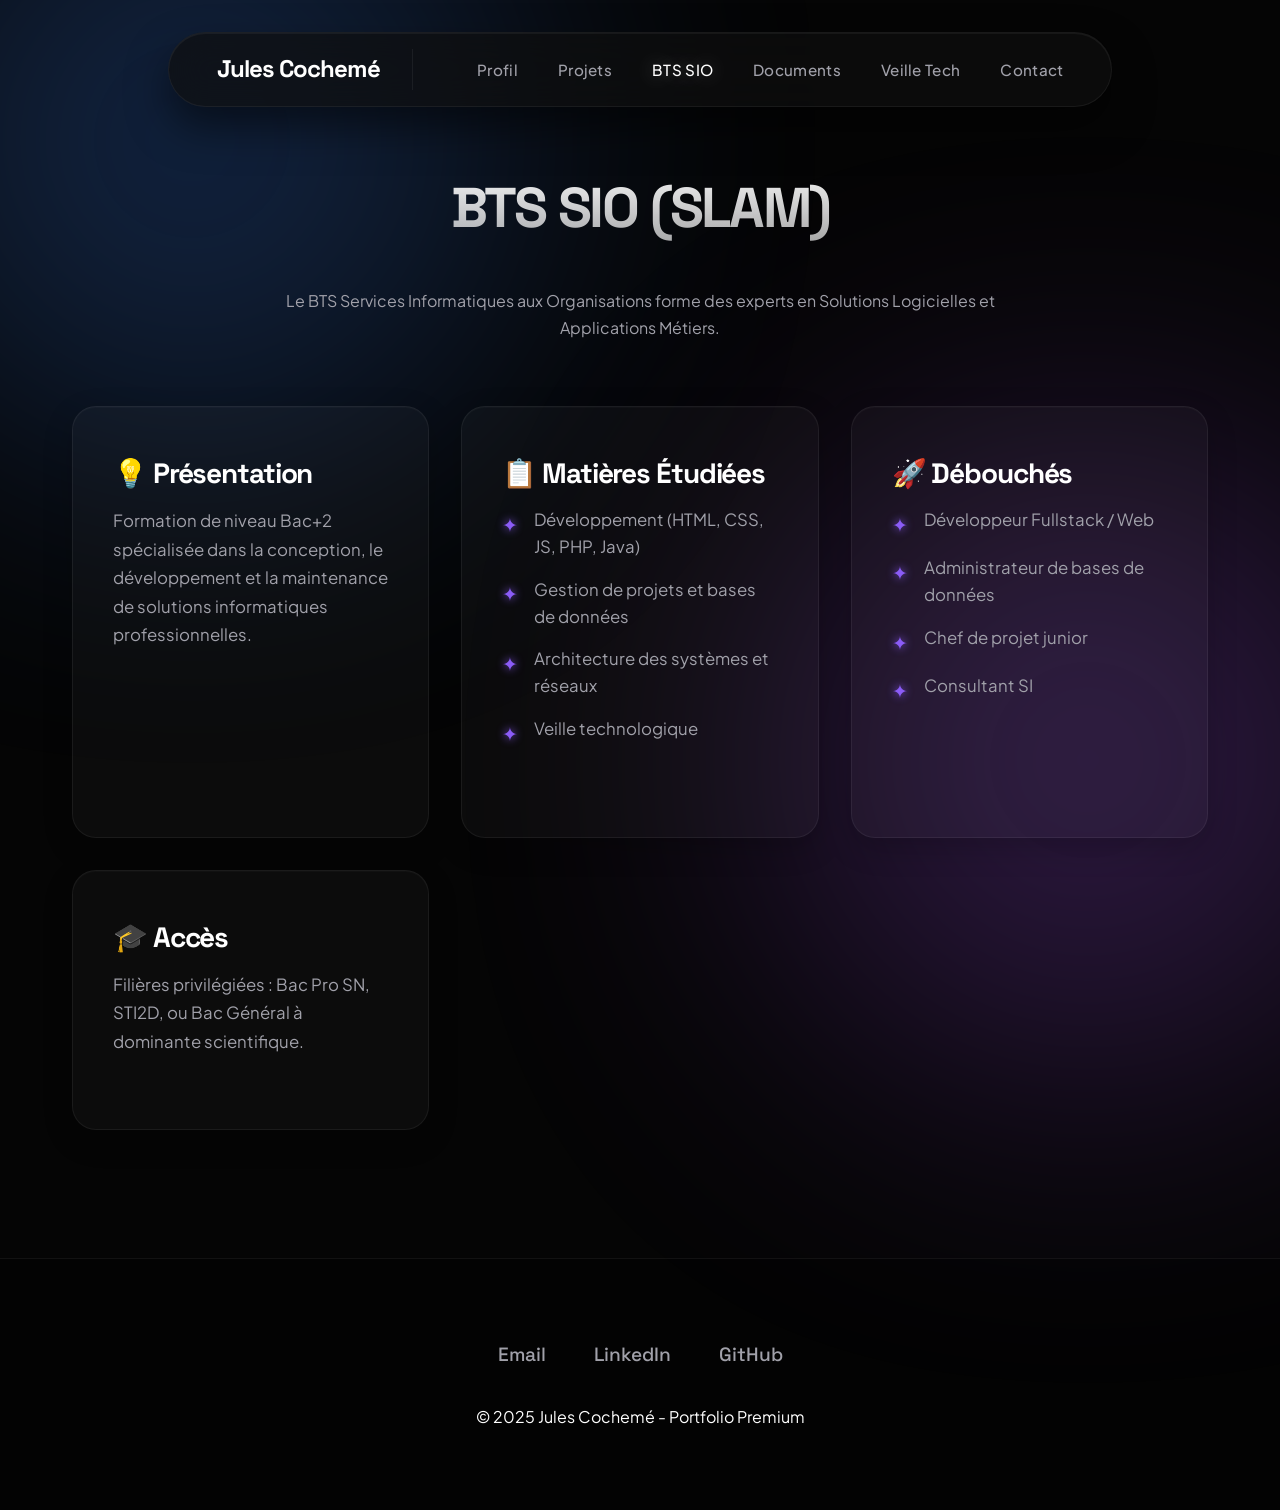
<file: bts-sio.html>
<!DOCTYPE html>
<html lang="fr">

<head>
    <meta charset="UTF-8">
    <meta name="viewport" content="width=device-width, initial-scale=1.0">
    <title>BTS SIO - Jules Cochemé</title>
    <link rel="stylesheet" href="styles.css">
</head>

<body>
    <nav>
        <div class="nav-container">
            <a href="index.html" class="logo">Jules Cochemé</a>
            <ul>
                <li><a href="index.html">Profil</a></li>
                <li><a href="projets.html">Projets</a></li>
                <li><a href="bts-sio.html" class="active">BTS SIO</a></li>
                <li><a href="documents.html">Documents</a></li>
                <li><a href="veille-technologique.html">Veille Tech</a></li>
                <li><a href="contact.html">Contact</a></li>
            </ul>
        </div>
    </nav>

    <main class="container">
        <section class="section">
            <h1 class="section-title">BTS SIO (SLAM)</h1>
            <p style="text-align: center; max-width: 800px; margin: -2rem auto 4rem; color: var(--text-muted);">
                Le BTS Services Informatiques aux Organisations forme des experts en
                Solutions Logicielles et Applications Métiers.
            </p>

            <div class="content-grid">
                <div class="content-box">
                    <h3>💡 Présentation</h3>
                    <p>Formation de niveau Bac+2 spécialisée dans la conception, le développement et la maintenance de
                        solutions informatiques professionnelles.</p>
                </div>
                <div class="content-box">
                    <h3>📋 Matières Étudiées</h3>
                    <ul>
                        <li>Développement (HTML, CSS, JS, PHP, Java)</li>
                        <li>Gestion de projets et bases de données</li>
                        <li>Architecture des systèmes et réseaux</li>
                        <li>Veille technologique</li>
                    </ul>
                </div>
                <div class="content-box">
                    <h3>🚀 Débouchés</h3>
                    <ul>
                        <li>Développeur Fullstack / Web</li>
                        <li>Administrateur de bases de données</li>
                        <li>Chef de projet junior</li>
                        <li>Consultant SI</li>
                    </ul>
                </div>
                <div class="content-box">
                    <h3>🎓 Accès</h3>
                    <p>Filières privilégiées : Bac Pro SN, STI2D, ou Bac Général à dominante scientifique.</p>
                </div>
            </div>
        </section>
    </main>

    <footer>
        <div class="social-links">
            <a href="mailto:jules.cocheme@gmail.com">Email</a>
            <a href="#">LinkedIn</a>
            <a href="#">GitHub</a>
        </div>
        <p>&copy; 2025 Jules Cochemé - Portfolio Premium</p>
    </footer>
</body>

</html>
</file>
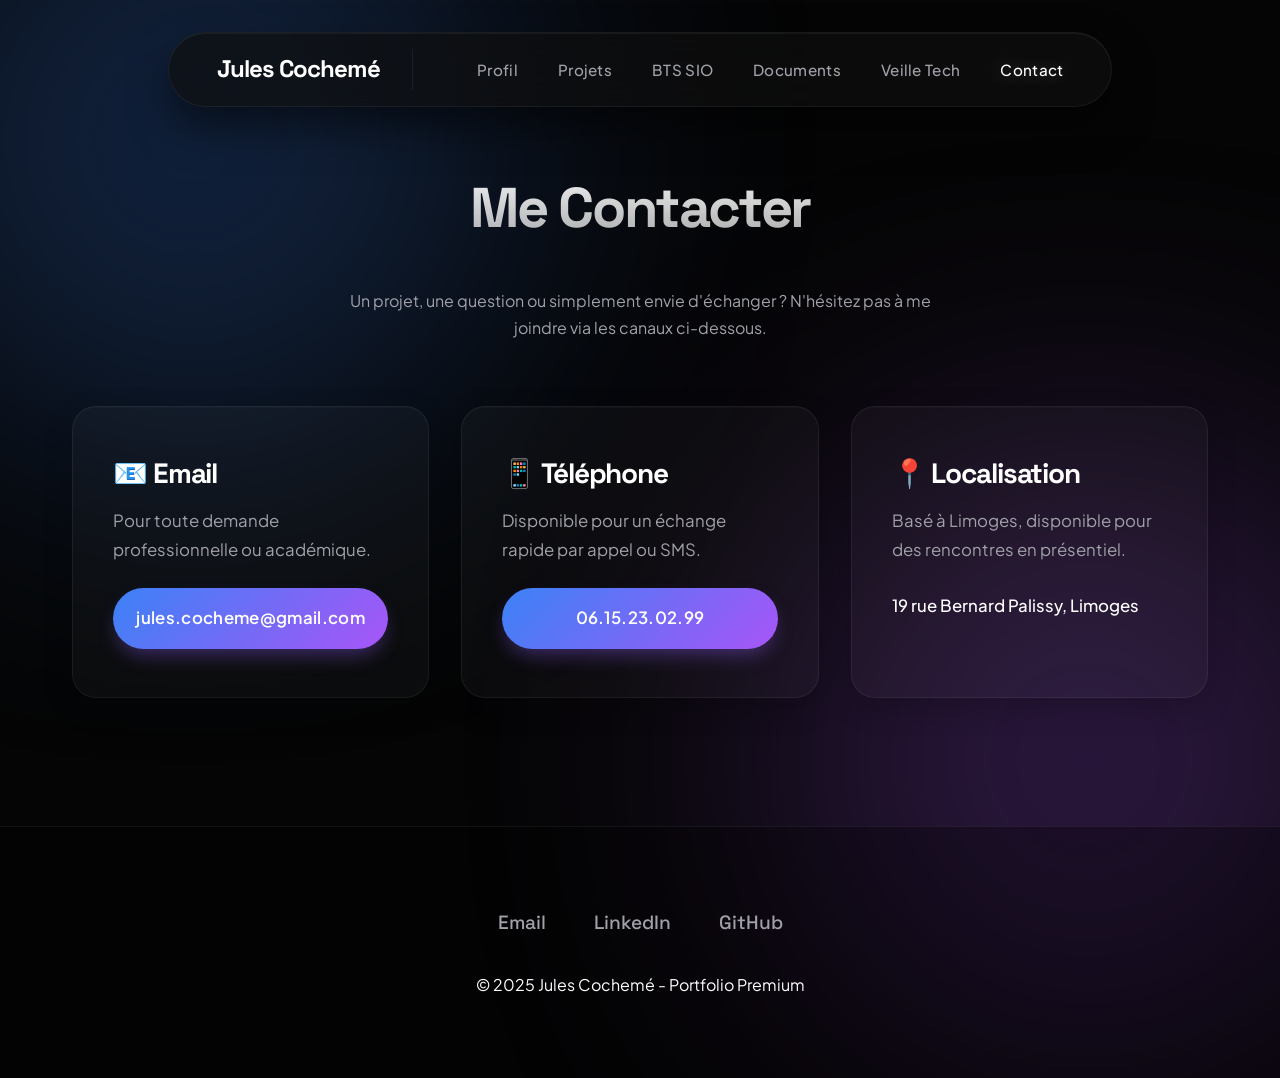
<file: contact.html>
<!DOCTYPE html>
<html lang="fr">

<head>
    <meta charset="UTF-8">
    <meta name="viewport" content="width=device-width, initial-scale=1.0">
    <title>Contact - Jules Cochemé</title>
    <link rel="stylesheet" href="styles.css">
</head>

<body>
    <nav>
        <div class="nav-container">
            <a href="index.html" class="logo">Jules Cochemé</a>
            <ul>
                <li><a href="index.html">Profil</a></li>
                <li><a href="projets.html">Projets</a></li>
                <li><a href="bts-sio.html">BTS SIO</a></li>
                <li><a href="documents.html">Documents</a></li>
                <li><a href="veille-technologique.html">Veille Tech</a></li>
                <li><a href="contact.html" class="active">Contact</a></li>
            </ul>
        </div>
    </nav>

    <main class="container">
        <section class="section">
            <h1 class="section-title">Me Contacter</h1>
            <p style="text-align: center; max-width: 600px; margin: -2rem auto 4rem; color: var(--text-muted);">
                Un projet, une question ou simplement envie d'échanger ?
                N'hésitez pas à me joindre via les canaux ci-dessous.
            </p>

            <div class="content-grid">
                <div class="content-box">
                    <h3>📧 Email</h3>
                    <p>Pour toute demande professionnelle ou académique.</p>
                    <a href="mailto:jules.cocheme@gmail.com" class="btn-primary">jules.cocheme@gmail.com</a>
                </div>
                <div class="content-box">
                    <h3>📱 Téléphone</h3>
                    <p>Disponible pour un échange rapide par appel ou SMS.</p>
                    <a href="tel:+33615230299" class="btn-primary">06.15.23.02.99</a>
                </div>
                <div class="content-box">
                    <h3>📍 Localisation</h3>
                    <p>Basé à Limoges, disponible pour des rencontres en présentiel.</p>
                    <p style="color: var(--text-main); font-weight: 500;">19 rue Bernard Palissy, Limoges</p>
                </div>
            </div>
        </section>
    </main>

    <footer>
        <div class="social-links">
            <a href="mailto:jules.cocheme@gmail.com">Email</a>
            <a href="#">LinkedIn</a>
            <a href="#">GitHub</a>
        </div>
        <p>&copy; 2025 Jules Cochemé - Portfolio Premium</p>
    </footer>
</body>

</html>
</file>
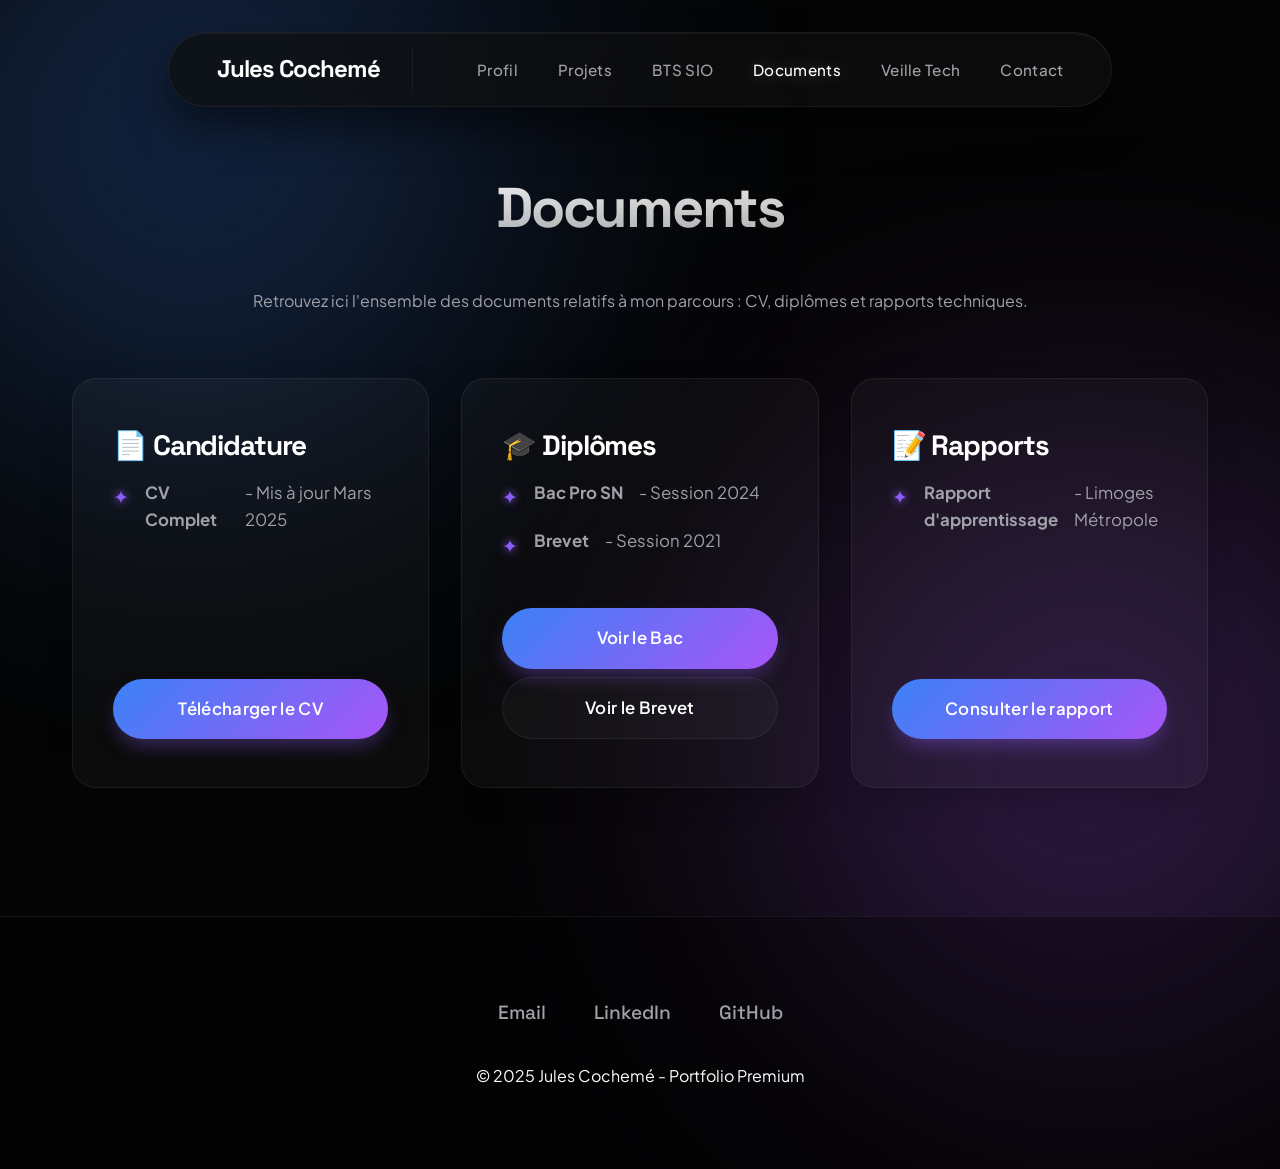
<file: documents.html>
<!DOCTYPE html>
<html lang="fr">

<head>
    <meta charset="UTF-8">
    <meta name="viewport" content="width=device-width, initial-scale=1.0">
    <title>Documents - Jules Cochemé</title>
    <link rel="stylesheet" href="styles.css">
</head>

<body>
    <nav>
        <div class="nav-container">
            <a href="index.html" class="logo">Jules Cochemé</a>
            <ul>
                <li><a href="index.html">Profil</a></li>
                <li><a href="projets.html">Projets</a></li>
                <li><a href="bts-sio.html">BTS SIO</a></li>
                <li><a href="documents.html" class="active">Documents</a></li>
                <li><a href="veille-technologique.html">Veille Tech</a></li>
                <li><a href="contact.html">Contact</a></li>
            </ul>
        </div>
    </nav>

    <main class="container">
        <section class="section">
            <h1 class="section-title">Documents</h1>
            <p style="text-align: center; max-width: 800px; margin: -2rem auto 4rem; color: var(--text-muted);">
                Retrouvez ici l'ensemble des documents relatifs à mon parcours : CV, diplômes et rapports techniques.
            </p>

            <div class="content-grid">
                <div class="content-box">
                    <h3>📄 Candidature</h3>
                    <ul style="margin-bottom: 2rem;">
                        <li><strong>CV Complet</strong> - Mis à jour Mars 2025</li>
                    </ul>
                    <a href="fichiers/CV.pdf" class="btn-primary">Télécharger le CV</a>
                </div>

                <div class="content-box">
                    <h3>🎓 Diplômes</h3>
                    <ul style="margin-bottom: 2rem;">
                        <li><strong>Bac Pro SN</strong> - Session 2024</li>
                        <li><strong>Brevet</strong> - Session 2021</li>
                    </ul>
                    <a href="Images/BACJules.png" class="btn-primary" style="margin-bottom: 0.5rem;">Voir le Bac</a>
                    <a href="Images/DNB Jules.png" class="btn-secondary">Voir le Brevet</a>
                </div>

                <div class="content-box">
                    <h3>📝 Rapports</h3>
                    <ul style="margin-bottom: 2rem;">
                        <li><strong>Rapport d'apprentissage</strong> - Limoges Métropole</li>
                    </ul>
                    <a href="fichiers/Apprentissage.pdf" class="btn-primary">Consulter le rapport</a>
                </div>
            </div>
        </section>
    </main>

    <footer>
        <div class="social-links">
            <a href="mailto:jules.cocheme@gmail.com">Email</a>
            <a href="#">LinkedIn</a>
            <a href="#">GitHub</a>
        </div>
        <p>&copy; 2025 Jules Cochemé - Portfolio Premium</p>
    </footer>
</body>

</html>
</file>
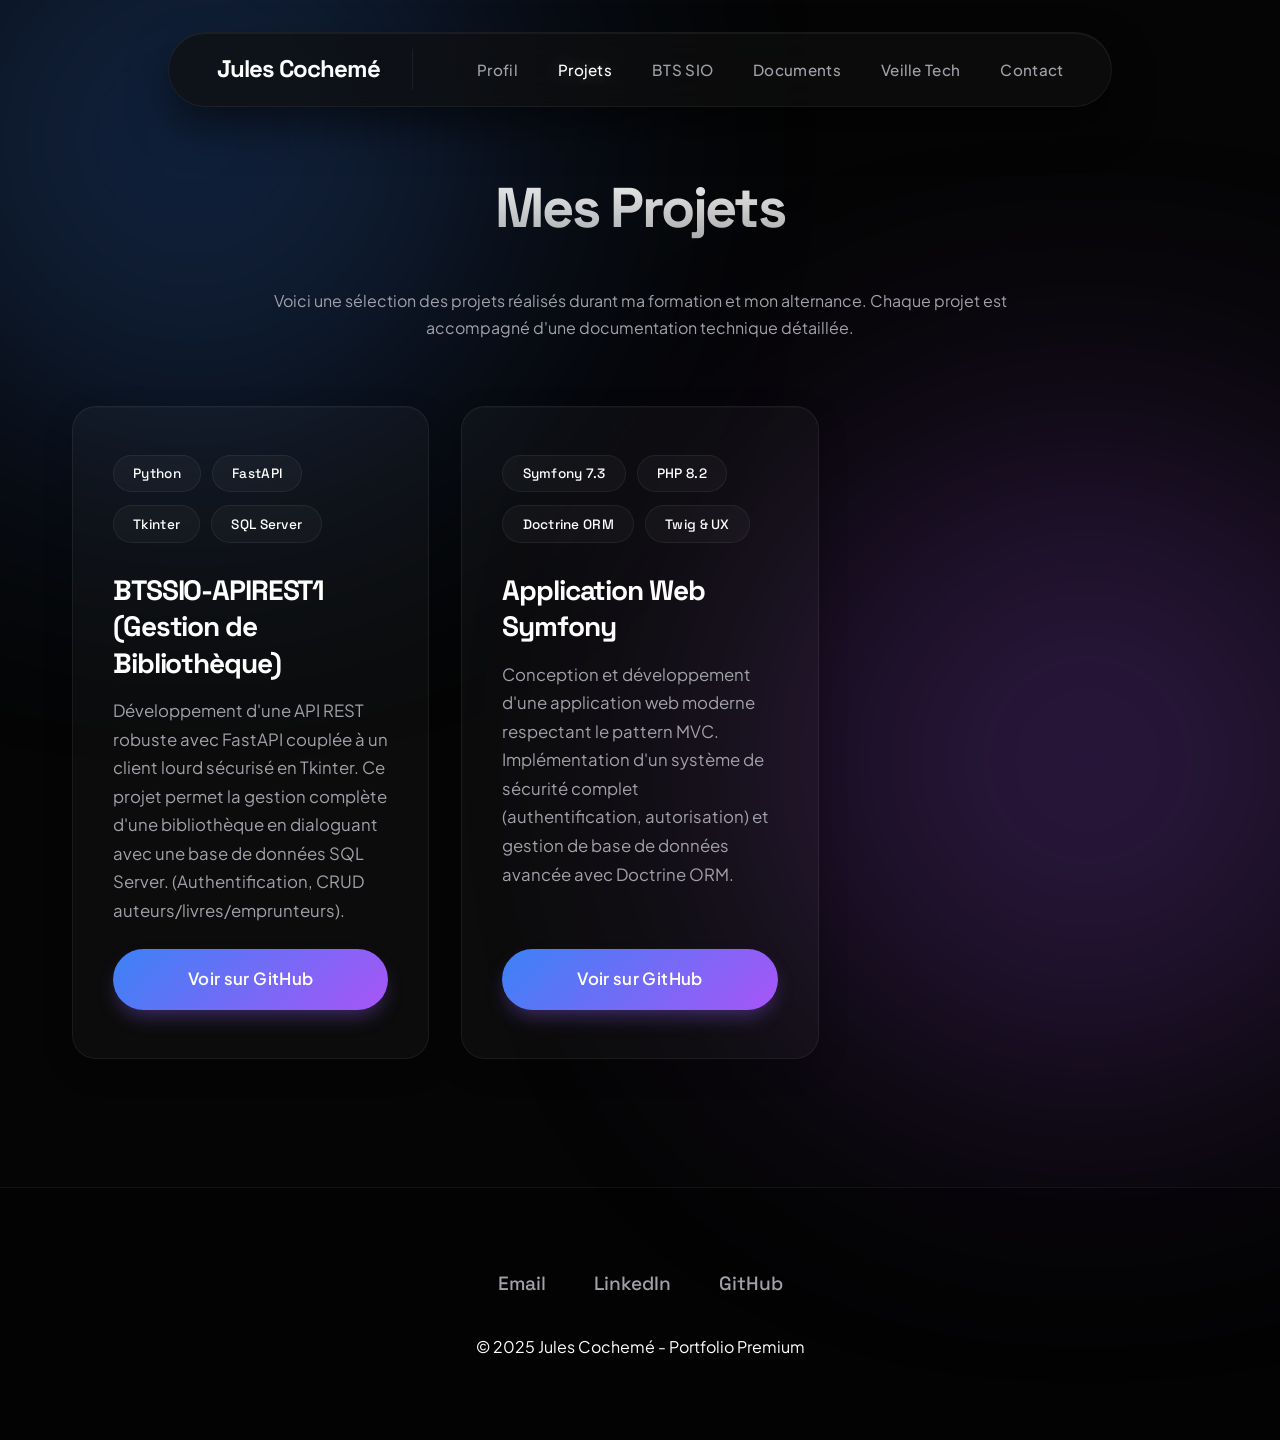
<file: projets.html>
<!DOCTYPE html>
<html lang="fr">

<head>
    <meta charset="UTF-8">
    <meta name="viewport" content="width=device-width, initial-scale=1.0">
    <title>Projets - Jules Cochemé</title>
    <link rel="stylesheet" href="styles.css">
</head>

<body>
    <nav>
        <div class="nav-container">
            <a href="index.html" class="logo">Jules Cochemé</a>
            <ul>
                <li><a href="index.html">Profil</a></li>
                <li><a href="projets.html" class="active">Projets</a></li>
                <li><a href="bts-sio.html">BTS SIO</a></li>
                <li><a href="documents.html">Documents</a></li>
                <li><a href="veille-technologique.html">Veille Tech</a></li>
                <li><a href="contact.html">Contact</a></li>
            </ul>
        </div>
    </nav>

    <main class="container">
        <section class="section">
            <h1 class="section-title">Mes Projets</h1>
            <p style="text-align: center; max-width: 800px; margin: -2rem auto 4rem; color: var(--text-muted);">
                Voici une sélection des projets réalisés durant ma formation et mon alternance.
                Chaque projet est accompagné d'une documentation technique détaillée.
            </p>

            <div class="content-grid">
                <!-- BTSSIO-APIREST1 -->
                <div class="content-box project-card">
                    <div style="margin-bottom: 1rem;">
                        <span class="tech-tag">Python</span>
                        <span class="tech-tag">FastAPI</span>
                        <span class="tech-tag">Tkinter</span>
                        <span class="tech-tag">SQL Server</span>
                    </div>
                    <h3>BTSSIO-APIREST1 (Gestion de Bibliothèque)</h3>
                    <p>
                        Développement d'une API REST robuste avec FastAPI couplée à un client lourd sécurisé en Tkinter.
                        Ce projet permet la gestion complète d'une bibliothèque en dialoguant avec une base de données
                        SQL Server.
                        (Authentification, CRUD auteurs/livres/emprunteurs).
                    </p>
                    <a href="https://github.com/JulesCocheme87/BTSSIO-APIREST1" target="_blank" class="btn-primary">Voir
                        sur GitHub</a>
                </div>

                <!-- Symfony -->
                <div class="content-box project-card">
                    <div style="margin-bottom: 1rem;">
                        <span class="tech-tag">Symfony 7.3</span>
                        <span class="tech-tag">PHP 8.2</span>
                        <span class="tech-tag">Doctrine ORM</span>
                        <span class="tech-tag">Twig & UX</span>
                    </div>
                    <h3>Application Web Symfony</h3>
                    <p>
                        Conception et développement d'une application web moderne respectant le pattern MVC.
                        Implémentation d'un système de sécurité complet (authentification, autorisation) et gestion de
                        base de données avancée avec Doctrine ORM.
                    </p>
                    <a href="https://github.com/JulesCocheme87/symfony" target="_blank" class="btn-primary">Voir sur
                        GitHub</a>
                </div>
            </div>
        </section>
    </main>

    <footer>
        <div class="social-links">
            <a href="mailto:jules.cocheme@gmail.com">Email</a>
            <a href="#">LinkedIn</a>
            <a href="#">GitHub</a>
        </div>
        <p>&copy; 2025 Jules Cochemé - Portfolio Premium</p>
    </footer>

    <script src="main.js"></script>
</body>

</html>
</file>
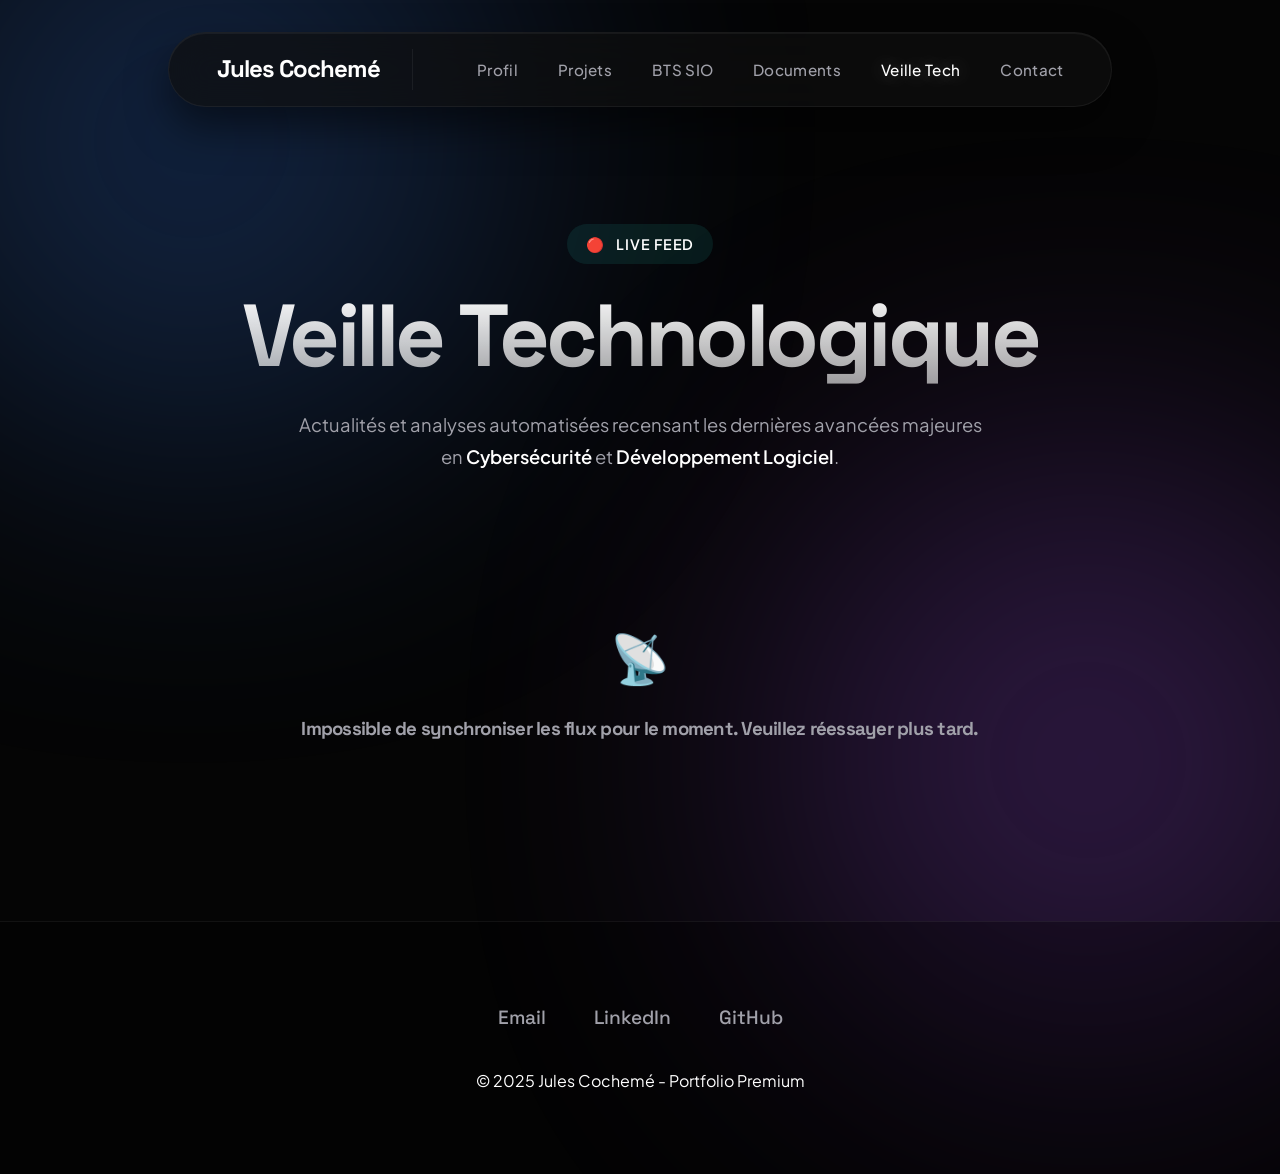
<file: veille-technologique.html>
<!DOCTYPE html>
<html lang="fr">

<head>
    <meta charset="UTF-8">
    <meta name="viewport" content="width=device-width, initial-scale=1.0">
    <title>Veille Technologique - Jules Cochemé</title>
    <link rel="stylesheet" href="styles.css">
</head>

<body>
    <div class="scroll-progress"></div>
    <nav>
        <div class="nav-container">
            <a href="index.html" class="logo">Jules Cochemé</a>
            <ul>
                <li><a href="index.html">Profil</a></li>
                <li><a href="projets.html">Projets</a></li>
                <li><a href="bts-sio.html">BTS SIO</a></li>
                <li><a href="documents.html">Documents</a></li>
                <li><a href="veille-technologique.html" class="active">Veille Tech</a></li>
                <li><a href="contact.html">Contact</a></li>
            </ul>
        </div>
    </nav>

    <main class="container">
        <section class="hero section"
            style="padding-top: 4rem; padding-bottom: 2rem; border-bottom: 1px solid var(--glass-border); margin-bottom: 4rem;">
            <div
                style="display:inline-block; padding: 0.5rem 1.2rem; background: rgba(45, 212, 191, 0.1); border: 1px solid var(--accent); border-radius: 50px; color: var(--accent); font-weight: 600; font-size: 0.9rem; margin-bottom: 1.5rem; letter-spacing: 0.05em; text-transform: uppercase;">
                <span style="margin-right: 0.5rem; animation: pulse 2s infinite;">🔴</span> Live Feed
            </div>
            <h1 class="section-title" style="margin-bottom: 1.5rem;">Veille Technologique</h1>
            <p
                style="text-align: center; max-width: 700px; margin: 0 auto; color: var(--text-muted); font-size: 1.15rem; line-height: 1.7;">
                Actualités et analyses automatisées recensant les dernières avancées majeures en
                <strong style="color:var(--text-main); font-weight: 600;">Cybersécurité</strong> et
                <strong style="color:var(--text-main); font-weight: 600;">Développement Logiciel</strong>.
            </p>
        </section>

        <section class="section" style="margin-top: 0;">
            <div id="veille-loader" style="text-align: center; padding: 5rem 0;">
                <h3 style="color: var(--accent-color); font-weight: 500; letter-spacing: 0.05em; margin-bottom: 2rem;">
                    Synchronisation des flux RSS en cours...</h3>
                <div class="spinner"
                    style="margin: 0 auto; width: 50px; height: 50px; border: 3px solid rgba(139, 92, 246, 0.2); border-top: 3px solid var(--accent-color); border-radius: 50%; animation: spin 1s cubic-bezier(0.5, 0.1, 0.4, 0.9) infinite;">
                </div>
                <style>
                    @keyframes spin {
                        0% {
                            transform: rotate(0deg);
                        }

                        100% {
                            transform: rotate(360deg);
                        }
                    }
                </style>
            </div>

            <div id="veille-container" class="news-grid" style="display: none;">
                <!-- Les articles seront injectés ici par veille.js -->
            </div>
        </section>
    </main>

    <footer>
        <div class="social-links">
            <a href="mailto:jules.cocheme@gmail.com">Email</a>
            <a href="#">LinkedIn</a>
            <a href="#">GitHub</a>
        </div>
        <p>&copy; 2025 Jules Cochemé - Portfolio Premium</p>
    </footer>

    <script src="main.js"></script>
    <script src="veille.js"></script>
</body>

</html>
</file>
<file: styles.css>
@import url('https://fonts.googleapis.com/css2?family=Plus+Jakarta+Sans:wght@400;500;600;700&family=Space+Grotesk:wght@500;700&display=swap');

:root {
    --bg-dark: #050505;
    --text-main: #ffffff;
    --text-muted: #a1a1aa;
    --card-bg: rgba(255, 255, 255, 0.03);
    --card-border: rgba(255, 255, 255, 0.06);
    --glass-blur: blur(20px);
    --accent-gradient: linear-gradient(135deg, #3b82f6 0%, #a855f7 100%);
    --accent-color: #8b5cf6;
    --transition: all 0.5s cubic-bezier(0.16, 1, 0.3, 1);
}

* {
    margin: 0;
    padding: 0;
    box-sizing: border-box;
}

body {
    font-family: 'Plus Jakarta Sans', sans-serif;
    background-color: var(--bg-dark);
    color: var(--text-main);
    line-height: 1.7;
    overflow-x: hidden;
    min-height: 100vh;
    position: relative;
    -webkit-font-smoothing: antialiased;
}

/* Custom Scrollbar */
::-webkit-scrollbar {
    width: 8px;
}

::-webkit-scrollbar-track {
    background: var(--bg-dark);
}

::-webkit-scrollbar-thumb {
    background: rgba(255, 255, 255, 0.1);
    border-radius: 4px;
}

::-webkit-scrollbar-thumb:hover {
    background: rgba(255, 255, 255, 0.2);
}

/* Ambient Deep Background Glows */
body::before,
body::after {
    content: '';
    position: fixed;
    width: 50vw;
    height: 50vw;
    border-radius: 50%;
    filter: blur(140px);
    z-index: -1;
    opacity: 0.25;
    pointer-events: none;
}

body::before {
    top: -20%;
    left: -10%;
    background: #3b82f6;
}

body::after {
    bottom: -20%;
    right: -10%;
    background: #a855f7;
}

h1,
h2,
h3,
h4,
.logo {
    font-family: 'Space Grotesk', sans-serif;
    letter-spacing: -0.04em;
}

/* Floating Navigation Island */
nav {
    position: fixed;
    top: 2rem;
    left: 0;
    width: 100%;
    z-index: 100;
    pointer-events: none;
    display: flex;
    justify-content: center;
}

.nav-container {
    pointer-events: auto;
    background: rgba(15, 15, 15, 0.7);
    backdrop-filter: var(--glass-blur);
    border: 1px solid var(--card-border);
    border-radius: 100px;
    padding: 1rem 3rem;
    display: flex;
    align-items: center;
    gap: 4rem;
    box-shadow: 0 20px 40px rgba(0, 0, 0, 0.5), inset 0 1px 0 rgba(255, 255, 255, 0.05);
}

.logo {
    font-size: 1.5rem;
    font-weight: 700;
    color: var(--text-main);
    text-decoration: none;
    padding-right: 2rem;
    border-right: 1px solid var(--card-border);
}

nav ul {
    display: flex;
    gap: 2.5rem;
    list-style: none;
    margin: 0;
    padding: 0;
}

nav a {
    color: var(--text-muted);
    text-decoration: none;
    font-weight: 500;
    font-size: 0.95rem;
    transition: var(--transition);
    letter-spacing: 0.02em;
}

nav a:hover,
nav a.active {
    color: var(--text-main);
    text-shadow: 0 0 20px rgba(255, 255, 255, 0.4);
}

/* Containers & Sections */
.container {
    max-width: 1200px;
    margin: 160px auto 80px;
    padding: 0 2rem;
}

.section {
    margin-bottom: 8rem;
    opacity: 0;
    transform: translateY(40px);
    animation: fadeInUp 1s cubic-bezier(0.16, 1, 0.3, 1) forwards;
}

@keyframes fadeInUp {
    to {
        opacity: 1;
        transform: translateY(0);
    }
}

.section-title {
    font-size: 3.5rem;
    font-weight: 700;
    margin-bottom: 4rem;
    text-align: center;
    background: linear-gradient(180deg, #FFFFFF 0%, rgba(255, 255, 255, 0.6) 100%);
    -webkit-background-clip: text;
    -webkit-text-fill-color: transparent;
}

/* Hero Section */
.hero {
    display: flex;
    flex-direction: column;
    align-items: center;
    text-align: center;
    padding: 6rem 0 4rem;
    position: relative;
}

.profile-img-container {
    margin-bottom: 3rem;
    position: relative;
}

.profile-img-container::after {
    content: '';
    position: absolute;
    inset: -10px;
    border-radius: 50%;
    background: var(--accent-gradient);
    z-index: -1;
    filter: blur(25px);
    opacity: 0.6;
}

.profile-img {
    width: 220px;
    height: 220px;
    border-radius: 50%;
    object-fit: cover;
    border: 3px solid rgba(255, 255, 255, 0.15);
    box-shadow: 0 0 40px rgba(0, 0, 0, 0.5);
}

.hero h1 {
    font-size: 5.5rem;
    margin-bottom: 1rem;
    line-height: 1.1;
}

.typewriter {
    font-size: 1.6rem;
    color: var(--text-muted);
    font-weight: 500;
    margin-bottom: 2rem;
    min-height: 1.6em;
    letter-spacing: 0.02em;
}

.hero-description {
    max-width: 650px;
    margin: 0 auto 3.5rem;
    font-size: 1.25rem;
    color: var(--text-muted);
    line-height: 1.8;
    font-weight: 400;
}

/* Premium Cards */
.content-grid {
    display: grid;
    grid-template-columns: repeat(auto-fill, minmax(340px, 1fr));
    gap: 2rem;
    align-items: stretch;
}

.content-box {
    background: var(--card-bg);
    padding: 3rem 2.5rem;
    border-radius: 24px;
    border: 1px solid var(--card-border);
    backdrop-filter: var(--glass-blur);
    -webkit-backdrop-filter: var(--glass-blur);
    transition: var(--transition);
    display: flex;
    flex-direction: column;
    box-shadow: 0 10px 30px rgba(0, 0, 0, 0.2), inset 0 1px 0 rgba(255, 255, 255, 0.02);
}

.content-box:hover {
    transform: translateY(-8px);
    border-color: rgba(255, 255, 255, 0.15);
    background: rgba(255, 255, 255, 0.05);
    box-shadow: 0 30px 60px rgba(0, 0, 0, 0.5), inset 0 1px 0 rgba(255, 255, 255, 0.1);
}

.content-box h2,
.content-box h3 {
    font-size: 1.75rem;
    font-weight: 700;
    margin-bottom: 1rem;
    color: var(--text-main);
    line-height: 1.3;
}

.content-box p {
    font-size: 1.05rem;
    color: var(--text-muted);
    margin-bottom: 1.5rem;
    flex-grow: 1;
    line-height: 1.7;
}

.content-box ul {
    list-style: none;
    margin-bottom: 1.5rem;
    flex-grow: 1;
    padding: 0;
}

.content-box li {
    margin-bottom: 1rem;
    color: var(--text-muted);
    display: flex;
    align-items: flex-start;
    gap: 1rem;
    font-size: 1.05rem;
    line-height: 1.6;
    padding-left: 0;
}

.content-box li::before {
    content: '✦';
    color: var(--accent-color);
    font-size: 1.2rem;
    margin-top: 0.1rem;
    text-shadow: 0 0 10px var(--accent-color);
    flex-shrink: 0;
}

/* Buttons */
.btn-primary {
    display: inline-flex;
    align-items: center;
    justify-content: center;
    padding: 1rem 2.5rem;
    border-radius: 100px;
    font-weight: 600;
    font-size: 1.05rem;
    background: var(--accent-gradient);
    color: #fff;
    text-decoration: none;
    transition: var(--transition);
    border: none;
    cursor: pointer;
    box-shadow: 0 10px 20px -5px rgba(139, 92, 246, 0.4);
    margin-top: auto;
    letter-spacing: 0.02em;
}

.btn-primary:hover {
    transform: translateY(-4px);
    box-shadow: 0 20px 30px -5px rgba(139, 92, 246, 0.6);
    filter: brightness(1.15);
    color: #fff;
    border: none;
}

.btn-secondary {
    display: inline-flex;
    align-items: center;
    justify-content: center;
    padding: 1rem 2.5rem;
    border-radius: 100px;
    font-weight: 600;
    font-size: 1.05rem;
    background: rgba(255, 255, 255, 0.03);
    color: #fff;
    text-decoration: none;
    transition: var(--transition);
    border: 1px solid var(--card-border);
    margin-top: auto;
    letter-spacing: 0.02em;
}

.btn-secondary:hover {
    background: rgba(255, 255, 255, 0.08);
    border-color: rgba(255, 255, 255, 0.2);
    transform: translateY(-4px);
    color: #fff;
}

/* Tags */
.tech-tag {
    display: inline-block;
    padding: 0.4rem 1.2rem;
    border-radius: 100px;
    background: rgba(255, 255, 255, 0.03);
    color: var(--text-main);
    border: 1px solid var(--card-border);
    font-size: 0.85rem;
    font-weight: 500;
    margin: 0 0.5rem 0.8rem 0;
    font-family: 'Space Grotesk', sans-serif;
    letter-spacing: 0.02em;
    transition: var(--transition);
}

.tech-tag:hover {
    background: rgba(255, 255, 255, 0.1);
    border-color: rgba(255, 255, 255, 0.3);
}

/* Special project grid container */
.project-card {
    display: flex;
    flex-direction: column;
}

/* News Cards for Veille */
.news-grid {
    display: grid;
    grid-template-columns: repeat(auto-fill, minmax(340px, 1fr));
    gap: 2.5rem;
}

.news-card {
    background: var(--card-bg);
    border-radius: 24px;
    border: 1px solid var(--card-border);
    overflow: hidden;
    transition: var(--transition);
    display: flex;
    flex-direction: column;
    box-shadow: 0 10px 30px rgba(0, 0, 0, 0.2);
    backdrop-filter: var(--glass-blur);
    text-decoration: none;
}

.news-card:hover {
    transform: translateY(-8px);
    border-color: rgba(255, 255, 255, 0.15);
    background: rgba(255, 255, 255, 0.05);
    box-shadow: 0 30px 60px rgba(0, 0, 0, 0.5);
}

.news-image {
    height: 220px;
    background-size: cover;
    background-position: center;
    border-bottom: 1px solid var(--card-border);
    position: relative;
    background-color: #000;
    display: flex;
    align-items: center;
    justify-content: center;
}

.news-image::after {
    content: '';
    position: absolute;
    bottom: 0;
    left: 0;
    right: 0;
    height: 60%;
    background: linear-gradient(to top, rgba(5, 5, 5, 1), transparent);
}

.placeholder-gradient {
    background: var(--accent-gradient);
    opacity: 0.6;
    filter: saturate(1.5);
}

.news-content {
    padding: 2.5rem;
    display: flex;
    flex-direction: column;
    flex-grow: 1;
    position: relative;
    z-index: 10;
    margin-top: -3rem;
}

.news-meta {
    display: flex;
    justify-content: space-between;
    align-items: center;
    margin-bottom: 1.5rem;
    font-size: 0.9rem;
    color: var(--text-muted);
}

.news-title {
    font-size: 1.5rem;
    font-weight: 700;
    margin-bottom: 1rem;
    line-height: 1.3;
    color: var(--text-main);
    font-family: 'Space Grotesk', sans-serif;
}

.news-desc {
    font-size: 1.05rem;
    color: var(--text-muted);
    line-height: 1.7;
    margin-bottom: 2rem;
    flex-grow: 1;
}

.news-footer {
    display: flex;
    justify-content: space-between;
    align-items: center;
    margin-top: auto;
    padding-top: 1.5rem;
    border-top: 1px solid var(--card-border);
}

.read-more {
    color: var(--text-main);
    text-decoration: none;
    font-weight: 600;
    font-size: 1rem;
    display: flex;
    align-items: center;
    gap: 0.5rem;
    transition: var(--transition);
}

.read-more:hover {
    gap: 0.8rem;
    color: var(--accent-color);
}

/* Footer */
footer {
    padding: 5rem 2rem;
    border-top: 1px solid var(--card-border);
    text-align: center;
    margin-top: 8rem;
    background: rgba(0, 0, 0, 0.3);
}

.social-links {
    display: flex;
    justify-content: center;
    gap: 3rem;
    margin-bottom: 2rem;
}

.social-links a {
    color: var(--text-muted);
    text-decoration: none;
    font-size: 1.2rem;
    transition: var(--transition);
    font-weight: 500;
    font-family: 'Space Grotesk', sans-serif;
}

.social-links a:hover {
    color: var(--text-main);
    transform: translateY(-4px);
}

/* Responsive */
@media (max-width: 900px) {
    .hero h1 {
        font-size: 4rem;
    }

    .nav-container {
        padding: 0.8rem 1.5rem;
        gap: 2rem;
        width: 90%;
        justify-content: center;
    }

    nav ul {
        display: none;
    }

    .logo {
        border: none;
        padding: 0;
    }
}

@media (max-width: 600px) {
    .container {
        margin-top: 120px;
    }

    .hero h1 {
        font-size: 3rem;
    }

    .section-title {
        font-size: 2.5rem;
    }

    .content-box {
        padding: 2rem 1.5rem;
    }
}
</file>
